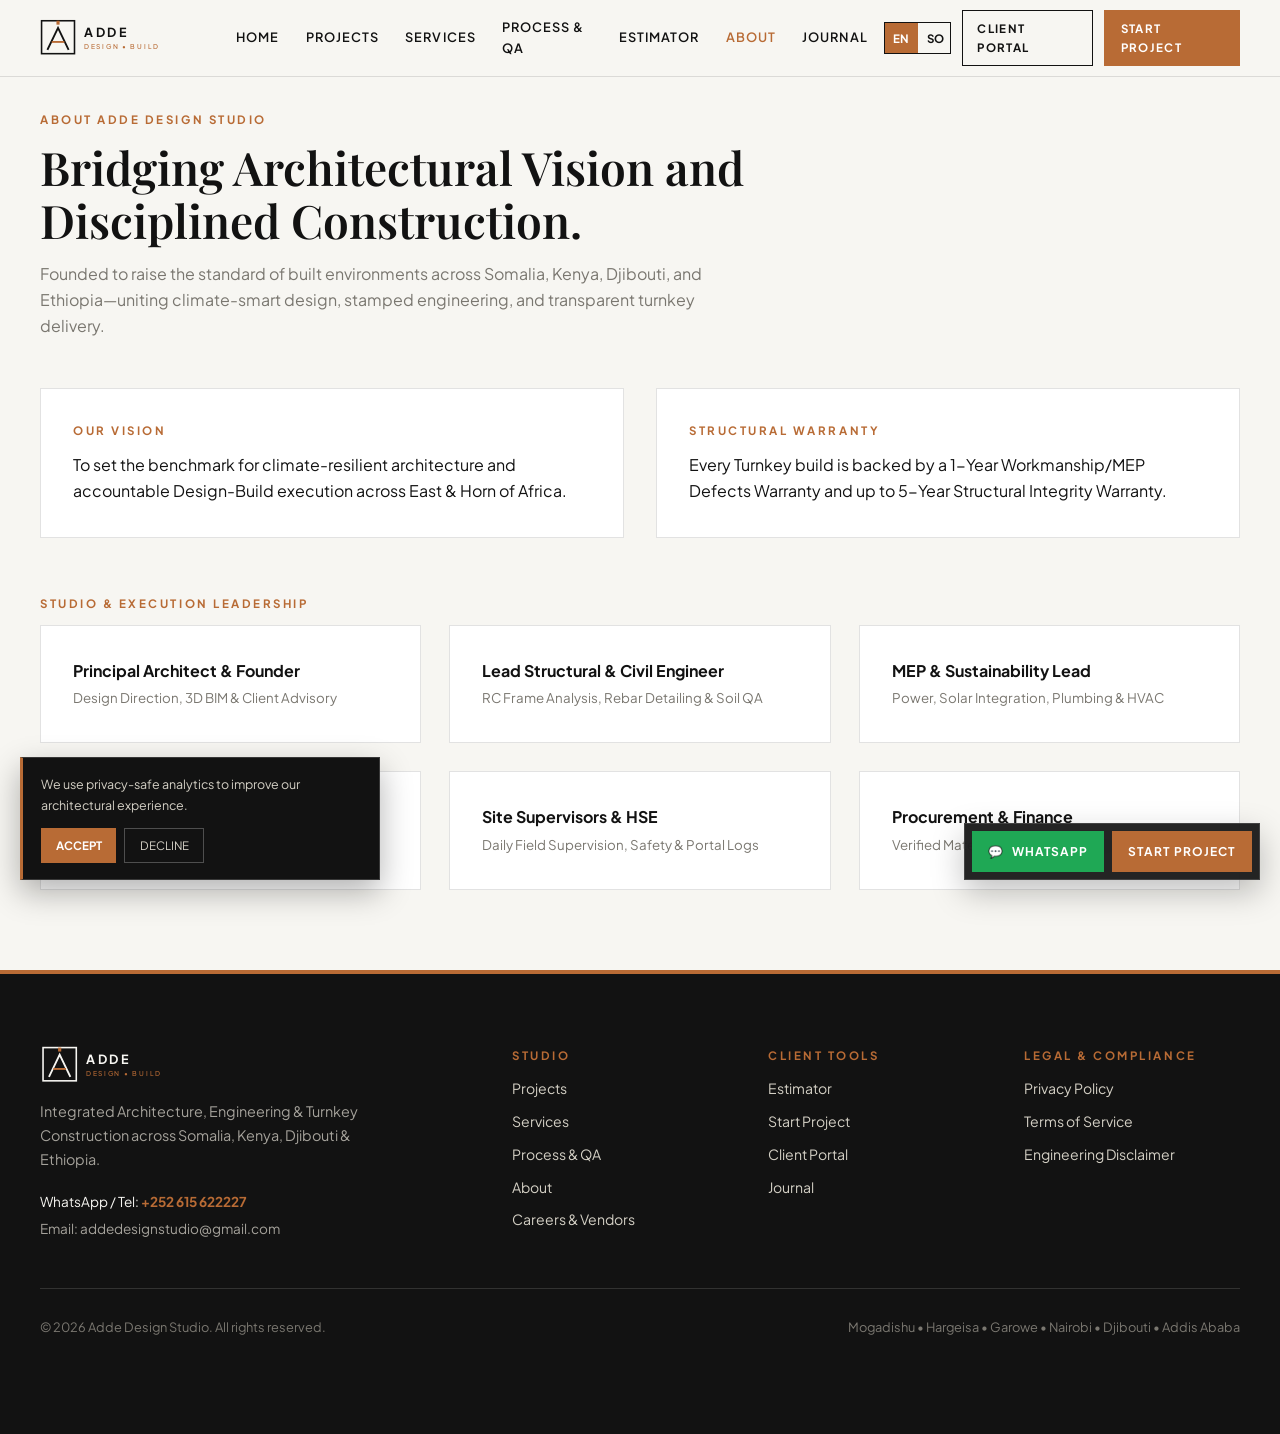
<file: about.html>
<!DOCTYPE html>
<html lang="en">
<head>
  <meta charset="UTF-8">
  <meta name="viewport" content="width=device-width, initial-scale=1.0">
  <title>About Adde Design Studio | Leadership & Warranty</title>
  <link rel="manifest" href="/manifest.json">
  <link rel="stylesheet" href="/assets/css/styles.css">
</head>
<body>
  <header id="site-header"></header>
  <main style="padding-top:110px;padding-bottom:5rem;">
    <div class="container" id="aboutRoot"></div>
  </main>
  <footer id="site-footer"></footer>
  <script type="module">
    import { initShell } from '/assets/js/components.js';
    import { getLang } from '/assets/js/i18n.js';
    initShell({ transparentHero: false, activePath: 'about' });

    function render() {
      const isSo = getLang() === 'so';
      document.getElementById('aboutRoot').innerHTML = `
        <div class="eyebrow">${isSo ? 'NAGU SAABSAN' : 'ABOUT ADDE DESIGN STUDIO'}</div>
        <h1 class="h2-section" style="max-width:780px;">${isSo ? 'Isku Xirka Fanka Naqshadaynta & Awoodda Dhismaha.' : 'Bridging Architectural Vision and Disciplined Construction.'}</h1>
        <p class="text-muted" style="max-width:720px;margin:0.85rem 0 3rem;">${isSo ? 'Waxaa loo aasaasay inuu wax ka beddelo tayada dhismaha Bariga Afrika: hal shirkad oo isku haysa naqshad casri ah, xisaabin injineeri, iyo fulin hufan.' : 'Founded to raise the standard of built environments across Somalia, Kenya, Djibouti, and Ethiopia—uniting climate-smart design, stamped engineering, and transparent turnkey delivery.'}</p>

        <div class="grid-2" style="margin-bottom:3.5rem;">
          <div class="arch-card"><div class="eyebrow">${isSo ? 'ARAGTIDA (VISION)' : 'OUR VISION'}</div><p>${isSo ? 'Inaan noqonno shirkadda ugu kalsoonida badan Geeska Afrika ee naqshadaynta waarta iyo dhismaha casriga ah.' : 'To set the benchmark for climate-resilient architecture and accountable Design-Build execution across East & Horn of Africa.'}</p></div>
          <div class="arch-card"><div class="eyebrow">${isSo ? 'DAMAANADDA DHISMAHA' : 'STRUCTURAL WARRANTY'}</div><p>${isSo ? 'Mashruuc kasta oo Turnkey ah wuxuu leeyahay 1 Sano oo damaanadda cilladaha (Workmanship) & ilaa 5 Sano oo Damaanadda Aasaaska & Tiirarka ah.' : 'Every Turnkey build is backed by a 1-Year Workmanship/MEP Defects Warranty and up to 5-Year Structural Integrity Warranty.'}</p></div>
        </div>

        <div class="eyebrow">${isSo ? 'QAAB-DHISMEEDKA KOOXDA (ORGANOGRAM)' : 'STUDIO & EXECUTION LEADERSHIP'}</div>
        <div class="grid-3">
          <div class="arch-card"><b>Principal Architect & Founder</b><br><small class="text-muted">${isSo ? 'Naqshadaynta Guud, 3D BIM & Xiriirka Macaamiisha' : 'Design Direction, 3D BIM & Client Advisory'}</small></div>
          <div class="arch-card"><b>Lead Structural & Civil Engineer</b><br><small class="text-muted">${isSo ? 'Xisaabinta Culeyska, Birta & Baaritaanka Ciidda' : 'RC Frame Analysis, Rebar Detailing & Soil QA'}</small></div>
          <div class="arch-card"><b>MEP & Sustainability Lead</b><br><small class="text-muted">${isSo ? 'Korontada, Cadceedda (Solar), Biyaha & Hawo-siinta' : 'Power, Solar Integration, Plumbing & HVAC'}</small></div>
          <div class="arch-card"><b>Quantity Surveyor (QS)</b><br><small class="text-muted">${isSo ? 'Qiimaynta Suuqa & Diyaarinta BOQ-ga' : 'Regional BOQ Costing & Contract Auditing'}</small></div>
          <div class="arch-card"><b>Site Supervisors & HSE</b><br><small class="text-muted">${isSo ? 'Maamulka Goobta, Amniga & Sawirrada Telegram' : 'Daily Field Supervision, Safety & Portal Logs'}</small></div>
          <div class="arch-card"><b>Procurement & Finance</b><br><small class="text-muted">${isSo ? 'Keenista Agabka & Rasiidyada Rasmiga ah' : 'Verified Material Sourcing & Ledger Auditing'}</small></div>
        </div>`;
    }
    window.addEventListener('adde:langchange', render);
    render();
  </script>
</body>
</html>
</file>
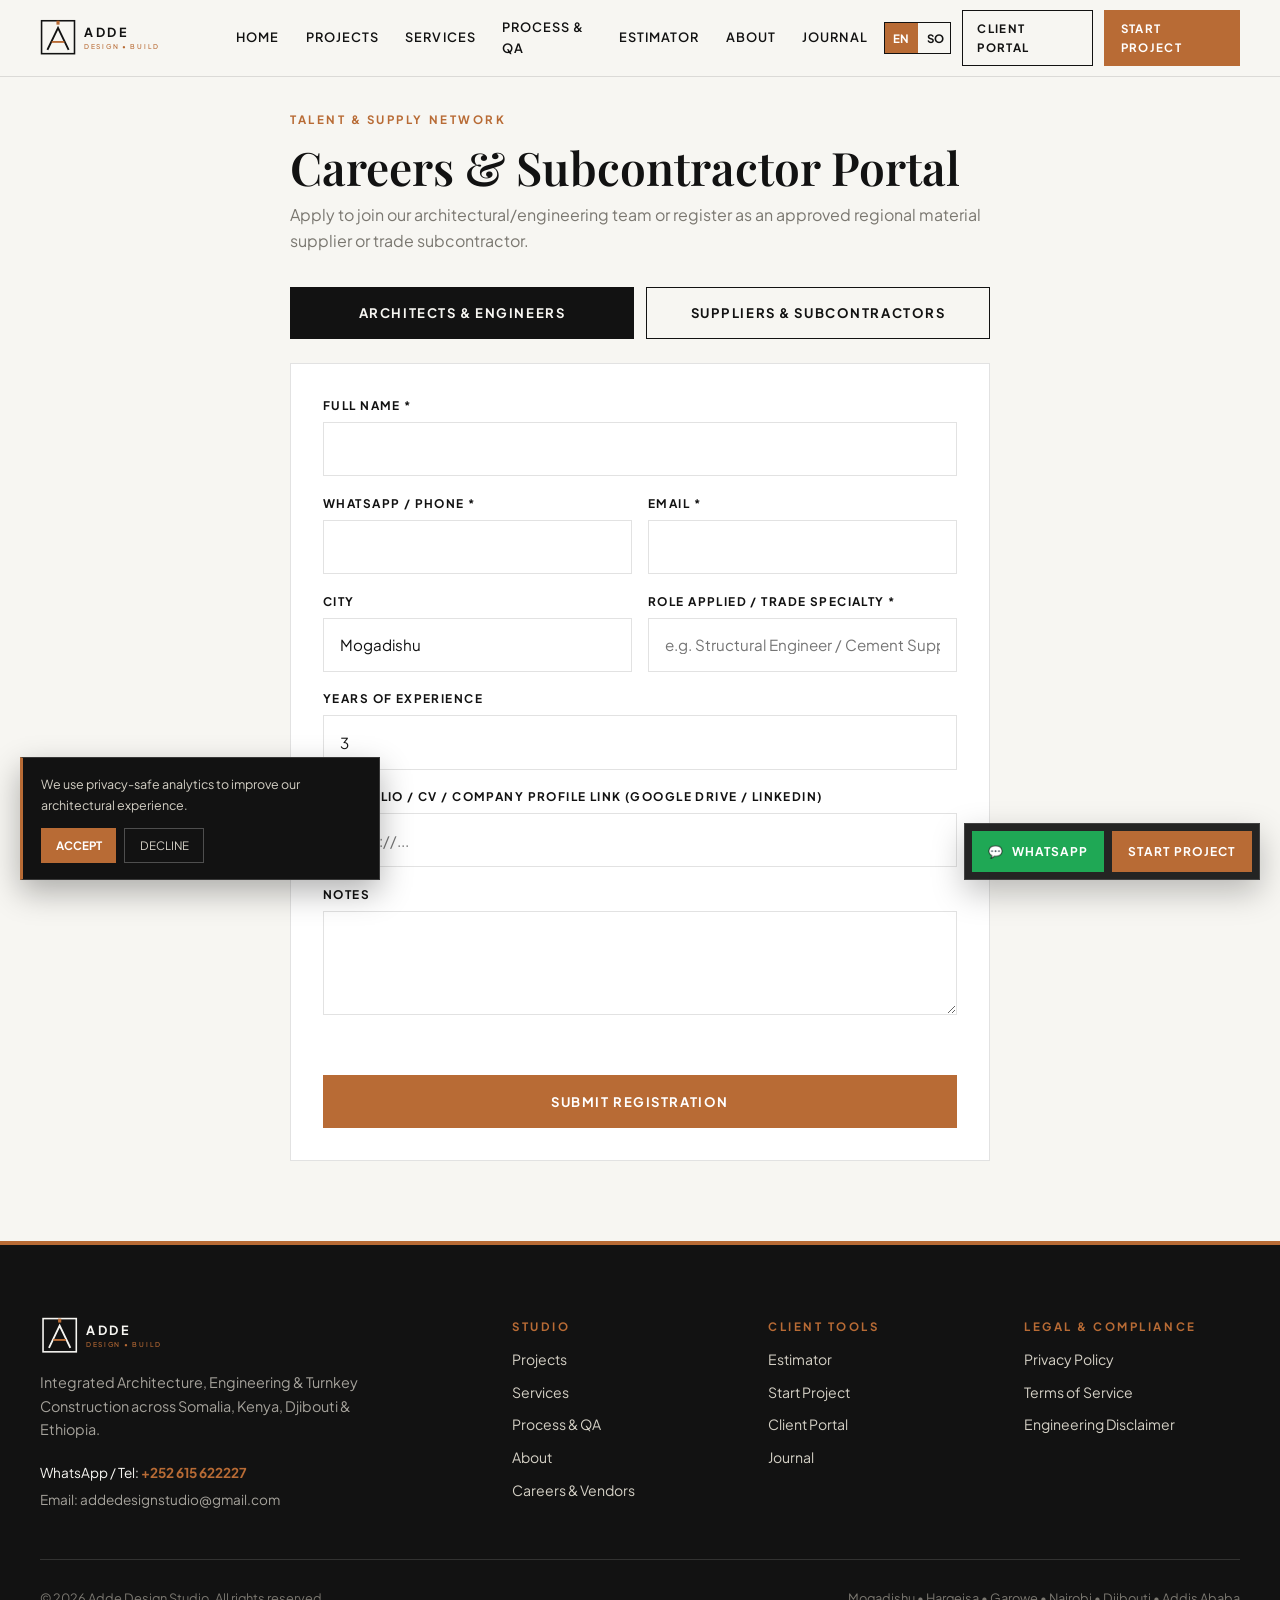
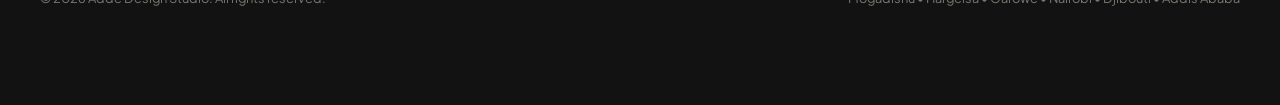
<file: careers.html>
<!DOCTYPE html>
<html lang="en">
<head>
  <meta charset="UTF-8">
  <meta name="viewport" content="width=device-width, initial-scale=1.0">
  <title>Careers & Vendor Network | Adde Design Studio</title>
  <link rel="manifest" href="/manifest.json">
  <link rel="stylesheet" href="/assets/css/styles.css">
  <script src="https://challenges.cloudflare.com/turnstile/v0/api.js" async defer></script>
</head>
<body>
  <header id="site-header"></header>
  <main style="padding-top:110px;padding-bottom:5rem;">
    <div class="container" style="max-width:780px;">
      <div class="eyebrow">TALENT & SUPPLY NETWORK</div>
      <h1 class="h2-section" id="carTitle">Careers & Subcontractor Portal</h1>
      <p class="text-muted" style="margin:0.5rem 0 2rem;">Apply to join our architectural/engineering team or register as an approved regional material supplier or trade subcontractor.</p>

      <div style="display:flex;gap:0.75rem;margin-bottom:1.5rem;">
        <button id="tabCareer" class="btn btn-primary" style="flex:1;">Architects & Engineers</button>
        <button id="tabVendor" class="btn btn-outline" style="flex:1;">Suppliers & Subcontractors</button>
      </div>

      <form id="appForm" class="arch-card" style="display:flex;flex-direction:column;gap:1.1rem;">
        <div><label class="field-label" id="lblName">Full Name *</label><input id="aName" required class="input-field"></div>
        <div class="grid-2" style="gap:1rem;">
          <div><label class="field-label">WhatsApp / Phone *</label><input id="aPhone" required class="input-field"></div>
          <div><label class="field-label">Email *</label><input id="aEmail" type="email" required class="input-field"></div>
        </div>
        <div class="grid-2" style="gap:1rem;">
          <div><label class="field-label">City</label><input id="aCity" value="Mogadishu" class="input-field"></div>
          <div><label class="field-label" id="lblRole">Role Applied / Trade Specialty *</label><input id="aRole" required placeholder="e.g. Structural Engineer / Cement Supplier" class="input-field"></div>
        </div>
        <div id="expWrap"><label class="field-label">Years of Experience</label><input id="aExp" type="number" value="3" min="0" class="input-field"></div>
        <div><label class="field-label">Portfolio / CV / Company Profile Link (Google Drive / LinkedIn)</label><input id="aLink" type="url" placeholder="https://..." class="input-field"></div>
        <div><label class="field-label">Notes</label><textarea id="aNotes" rows="3" class="input-field"></textarea></div>
        <div id="carTurnstile"></div>
        <div id="appMsg" style="font-size:0.9rem;font-weight:700;"></div>
        <button type="submit" id="appSubmitBtn" class="btn btn-bronze">Submit Registration</button>
      </form>
    </div>
  </main>
  <footer id="site-footer"></footer>
  <script type="module">
    import { ADDE_CONFIG } from '/assets/js/config.js';
    import { initShell } from '/assets/js/components.js';
    import { postToGas } from '/assets/js/api.js';
    initShell({ transparentHero: false, activePath: 'careers' });

    let mode = 'career', tsTok = '';
    window.addEventListener('load', () => {
      if (window.turnstile) {
        window.turnstile.render('#carTurnstile', { sitekey: ADDE_CONFIG.turnstileSiteKey, callback: (t) => { tsTok = t; } });
      }
    });

    const switchMode = (m) => {
      mode = m;
      document.getElementById('tabCareer').className = m === 'career' ? 'btn btn-primary' : 'btn btn-outline';
      document.getElementById('tabVendor').className = m === 'vendor' ? 'btn btn-primary' : 'btn btn-outline';
      document.getElementById('lblName').textContent = m === 'vendor' ? 'Company / Subcontractor Name *' : 'Full Name *';
      document.getElementById('expWrap').style.display = m === 'career' ? 'block' : 'none';
    };
    document.getElementById('tabCareer').onclick = () => switchMode('career');
    document.getElementById('tabVendor').onclick = () => switchMode('vendor');

    document.getElementById('appForm').addEventListener('submit', async (ev) => {
      ev.preventDefault();
      const msg = document.getElementById('appMsg');
      const btn = document.getElementById('appSubmitBtn');
      if (!tsTok) { msg.style.color = '#b91c1c'; msg.textContent = 'Please complete security check.'; return; }
      btn.disabled = true; btn.textContent = 'Submitting...';
      try {
        const payload = mode === 'vendor'
          ? { appType: 'vendor', name: aName.value, contactPerson: aName.value, phone: aPhone.value, email: aEmail.value, city: aCity.value, specialty: aRole.value, linkUrl: aLink.value, turnstileToken: tsTok }
          : { appType: 'career', name: aName.value, phone: aPhone.value, email: aEmail.value, city: aCity.value, roleApplied: aRole.value, yearsExp: aExp.value, linkUrl: aLink.value, notes: aNotes.value, turnstileToken: tsTok };
        const res = await postToGas('submitApplication', payload);
        msg.style.color = '#059669'; msg.textContent = 'Received cleanly! Reference: ' + res.refId;
        ev.target.reset();
      } catch (err) {
        msg.style.color = '#b91c1c'; msg.textContent = err.message;
      } finally { btn.disabled = false; btn.textContent = 'Submit Registration'; }
    });
  </script>
</body>
</html>
</file>
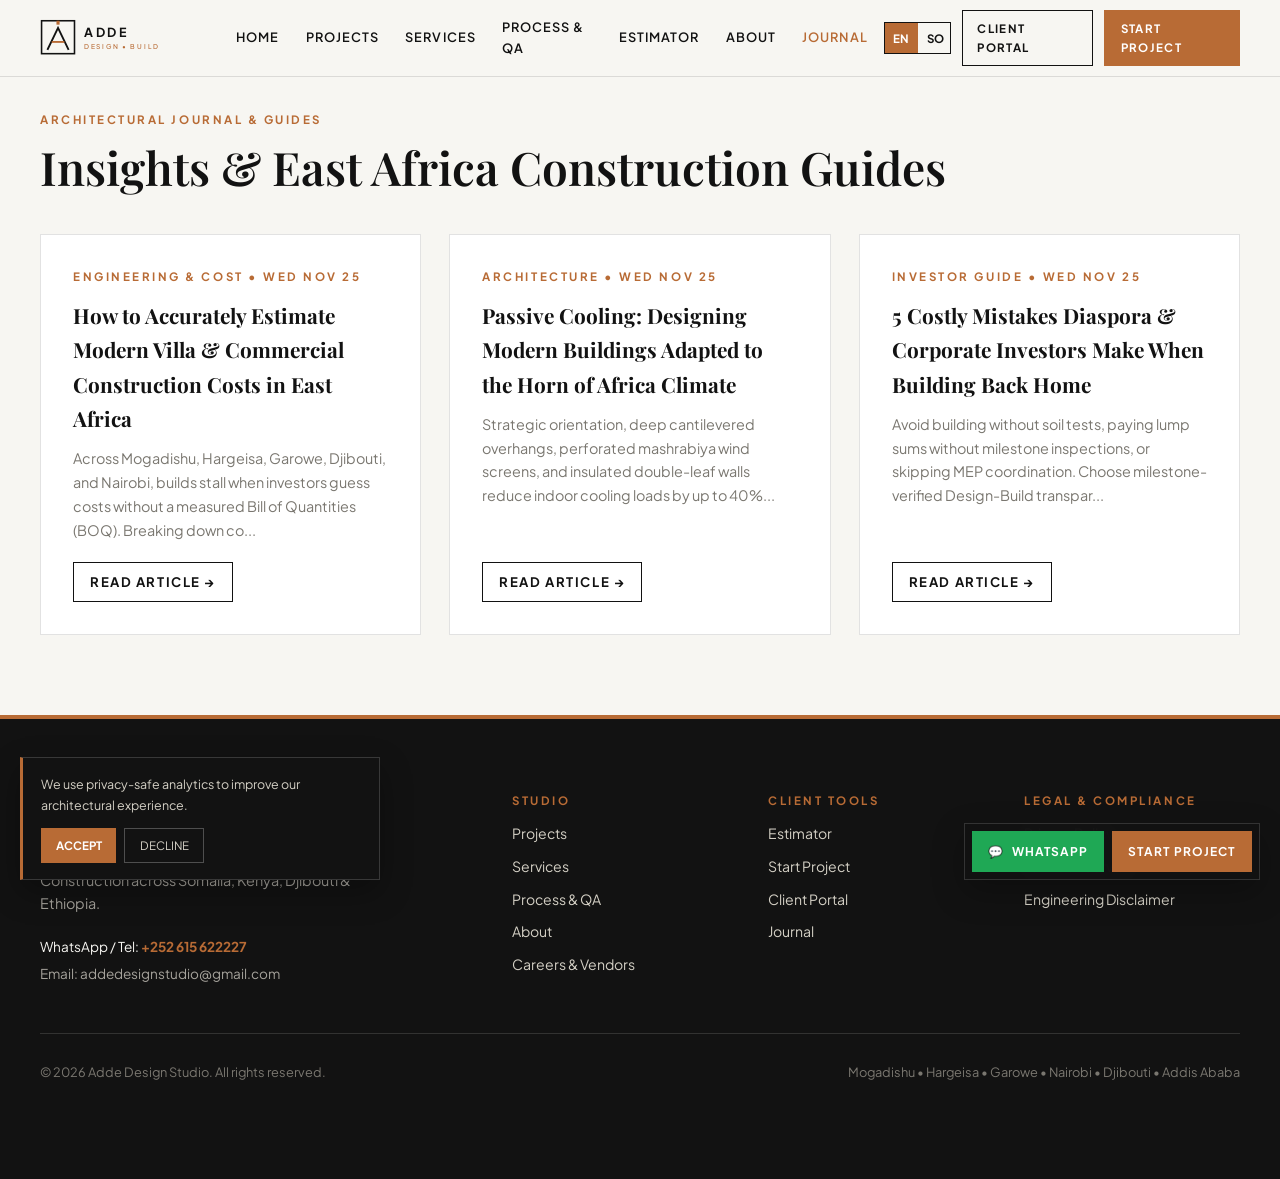
<file: journal.html>
<!DOCTYPE html>
<html lang="en">
<head>
  <meta charset="UTF-8">
  <meta name="viewport" content="width=device-width, initial-scale=1.0">
  <title>Journal & Architectural Insights | Adde Design Studio</title>
  <link rel="manifest" href="/manifest.json">
  <link rel="stylesheet" href="/assets/css/styles.css">
  <style>
    .article-modal { position:fixed; inset:0; background:rgba(18,18,18,0.85); z-index:300; display:none; align-items:center; justify-content:center; padding:1.25rem; }
    .article-modal.open { display:flex; }
  </style>
</head>
<body>
  <header id="site-header"></header>
  <main style="padding-top:110px;padding-bottom:5rem;">
    <div class="container">
      <div class="eyebrow">ARCHITECTURAL JOURNAL & GUIDES</div>
      <h1 class="h2-section" id="jTitle">Insights & East Africa Construction Guides</h1>
      <div id="journalGrid" class="grid-3" style="margin-top:2.5rem;"></div>
    </div>
  </main>

  <div id="artModal" class="article-modal">
    <div class="arch-card" style="max-width:740px;max-height:85vh;overflow-y:auto;width:100%;">
      <div style="display:flex;justify-content:space-between;align-items:center;margin-bottom:1rem;">
        <span class="eyebrow" id="mCat" style="margin:0;"></span>
        <button id="mClose" class="btn btn-outline" style="padding:0.35rem 0.75rem;">Close ✕</button>
      </div>
      <h2 class="h2-section" id="mTitle" style="font-size:1.75rem;margin-bottom:0.75rem;"></h2>
      <div id="mMeta" class="text-muted" style="font-size:0.82rem;margin-bottom:1.5rem;"></div>
      <div id="mBody" style="line-height:1.8;white-space:pre-line;"></div>
    </div>
  </div>

  <footer id="site-footer"></footer>
  <script type="module">
    import { initShell } from '/assets/js/components.js';
    import { fetchStaticJson, escHtml } from '/assets/js/api.js';
    import { getLang } from '/assets/js/i18n.js';
    initShell({ transparentHero: false, activePath: 'journal' });

    let posts = [];
    function render() {
      const lang = getLang();
      const isSo = lang === 'so';
      document.getElementById('jTitle').textContent = isSo ? 'Maqaallada & Talooyinka Dhismaha Bariga Afrika' : 'Insights & East Africa Construction Guides';
      document.getElementById('journalGrid').innerHTML = posts.map((p, idx) => {
        const title = isSo ? (p.title_so || p.title_en) : p.title_en;
        const body = isSo ? (p.body_so || p.body_en) : p.body_en;
        return `<article class="arch-card" style="display:flex;flex-direction:column;justify-content:space-between;">
          <div>
            <div class="eyebrow">${escHtml(p.category)} • ${escHtml(p.date)}</div>
            <h2 class="font-serif" style="font-size:1.3rem;margin-bottom:0.75rem;">${escHtml(title)}</h2>
            <p class="text-muted" style="font-size:0.9rem;margin-bottom:1.25rem;">${escHtml(body.slice(0, 160))}...</p>
          </div>
          <button class="btn btn-outline read-btn" data-idx="${idx}" style="align-self:flex-start;padding:0.5rem 1rem;">${isSo ? 'Akhri Maqaalka' : 'Read Article'} →</button>
        </article>`;
      }).join('');

      document.querySelectorAll('.read-btn').forEach((b) => b.addEventListener('click', () => {
        const p = posts[Number(b.dataset.idx)];
        document.getElementById('mCat').textContent = p.category;
        document.getElementById('mTitle').textContent = isSo ? (p.title_so || p.title_en) : p.title_en;
        document.getElementById('mMeta').textContent = `${p.author} • ${p.date}`;
        document.getElementById('mBody').textContent = isSo ? (p.body_so || p.body_en) : p.body_en;
        document.getElementById('artModal').classList.add('open');
      }));
    }
    document.getElementById('mClose').onclick = () => document.getElementById('artModal').classList.remove('open');
    window.addEventListener('adde:langchange', render);
    (async () => { posts = await fetchStaticJson('/data/journal.json').catch(() => []); render(); })();
  </script>
</body>
</html>
</file>
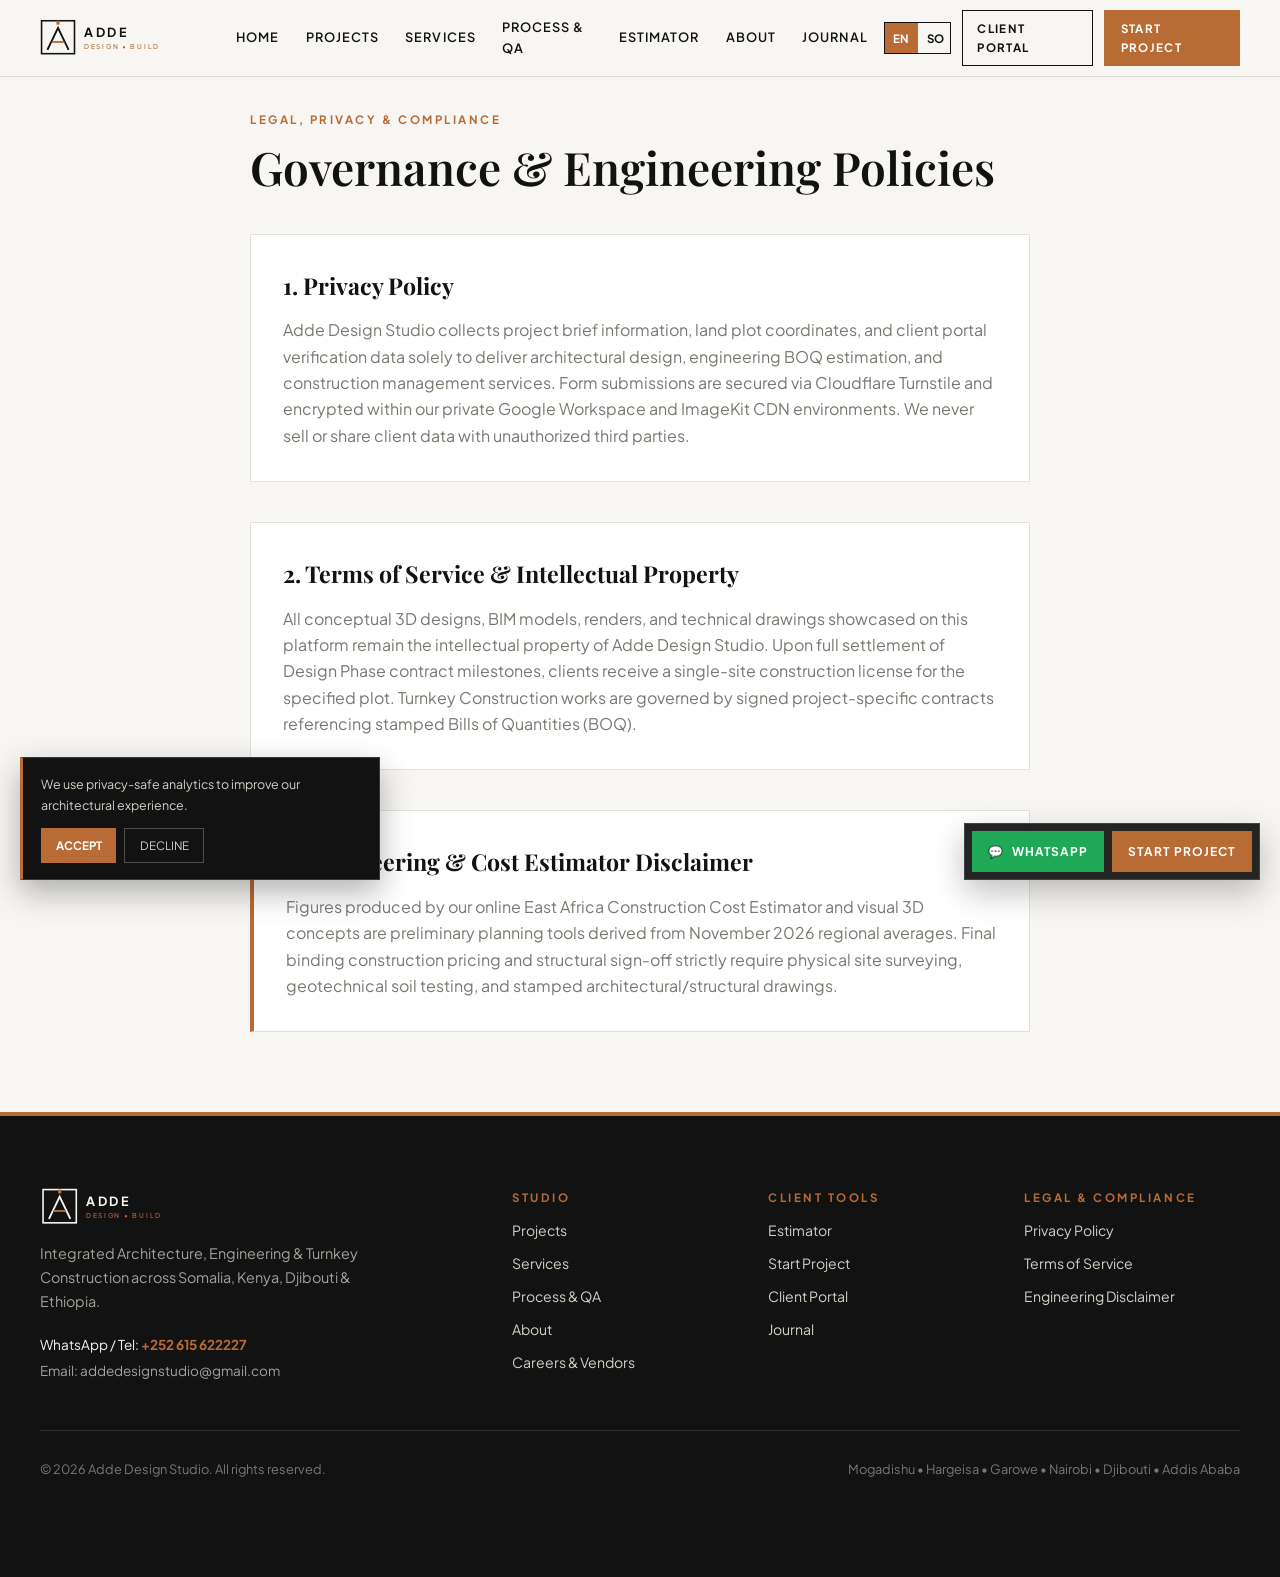
<file: legal.html>
<!DOCTYPE html>
<html lang="en">
<head>
  <meta charset="UTF-8">
  <meta name="viewport" content="width=device-width, initial-scale=1.0">
  <title>Legal & Engineering Disclaimer | Adde Design Studio</title>
  <link rel="manifest" href="/manifest.json">
  <link rel="stylesheet" href="/assets/css/styles.css">
</head>
<body>
  <header id="site-header"></header>
  <main style="padding-top:110px;padding-bottom:5rem;">
    <div class="container" style="max-width:860px;display:flex;flex-direction:column;gap:2.5rem;">
      <div>
        <div class="eyebrow">LEGAL, PRIVACY & COMPLIANCE</div>
        <h1 class="h2-section">Governance & Engineering Policies</h1>
      </div>

      <section id="privacy" class="arch-card">
        <h2 class="font-serif" style="font-size:1.45rem;margin-bottom:0.75rem;">1. Privacy Policy</h2>
        <p class="text-muted">Adde Design Studio collects project brief information, land plot coordinates, and client portal verification data solely to deliver architectural design, engineering BOQ estimation, and construction management services. Form submissions are secured via Cloudflare Turnstile and encrypted within our private Google Workspace and ImageKit CDN environments. We never sell or share client data with unauthorized third parties.</p>
      </section>

      <section id="terms" class="arch-card">
        <h2 class="font-serif" style="font-size:1.45rem;margin-bottom:0.75rem;">2. Terms of Service & Intellectual Property</h2>
        <p class="text-muted">All conceptual 3D designs, BIM models, renders, and technical drawings showcased on this platform remain the intellectual property of Adde Design Studio. Upon full settlement of Design Phase contract milestones, clients receive a single-site construction license for the specified plot. Turnkey Construction works are governed by signed project-specific contracts referencing stamped Bills of Quantities (BOQ).</p>
      </section>

      <section id="disclaimer" class="arch-card" style="border-left:4px solid var(--bronze);">
        <h2 class="font-serif" style="font-size:1.45rem;margin-bottom:0.75rem;">3. Engineering & Cost Estimator Disclaimer</h2>
        <p class="text-muted">Figures produced by our online East Africa Construction Cost Estimator and visual 3D concepts are preliminary planning tools derived from November 2026 regional averages. Final binding construction pricing and structural sign-off strictly require physical site surveying, geotechnical soil testing, and stamped architectural/structural drawings.</p>
      </section>
    </div>
  </main>
  <footer id="site-footer"></footer>
  <script type="module">
    import { initShell } from '/assets/js/components.js';
    initShell({ transparentHero: false, activePath: 'legal' });
  </script>
</body>
</html>
</file>
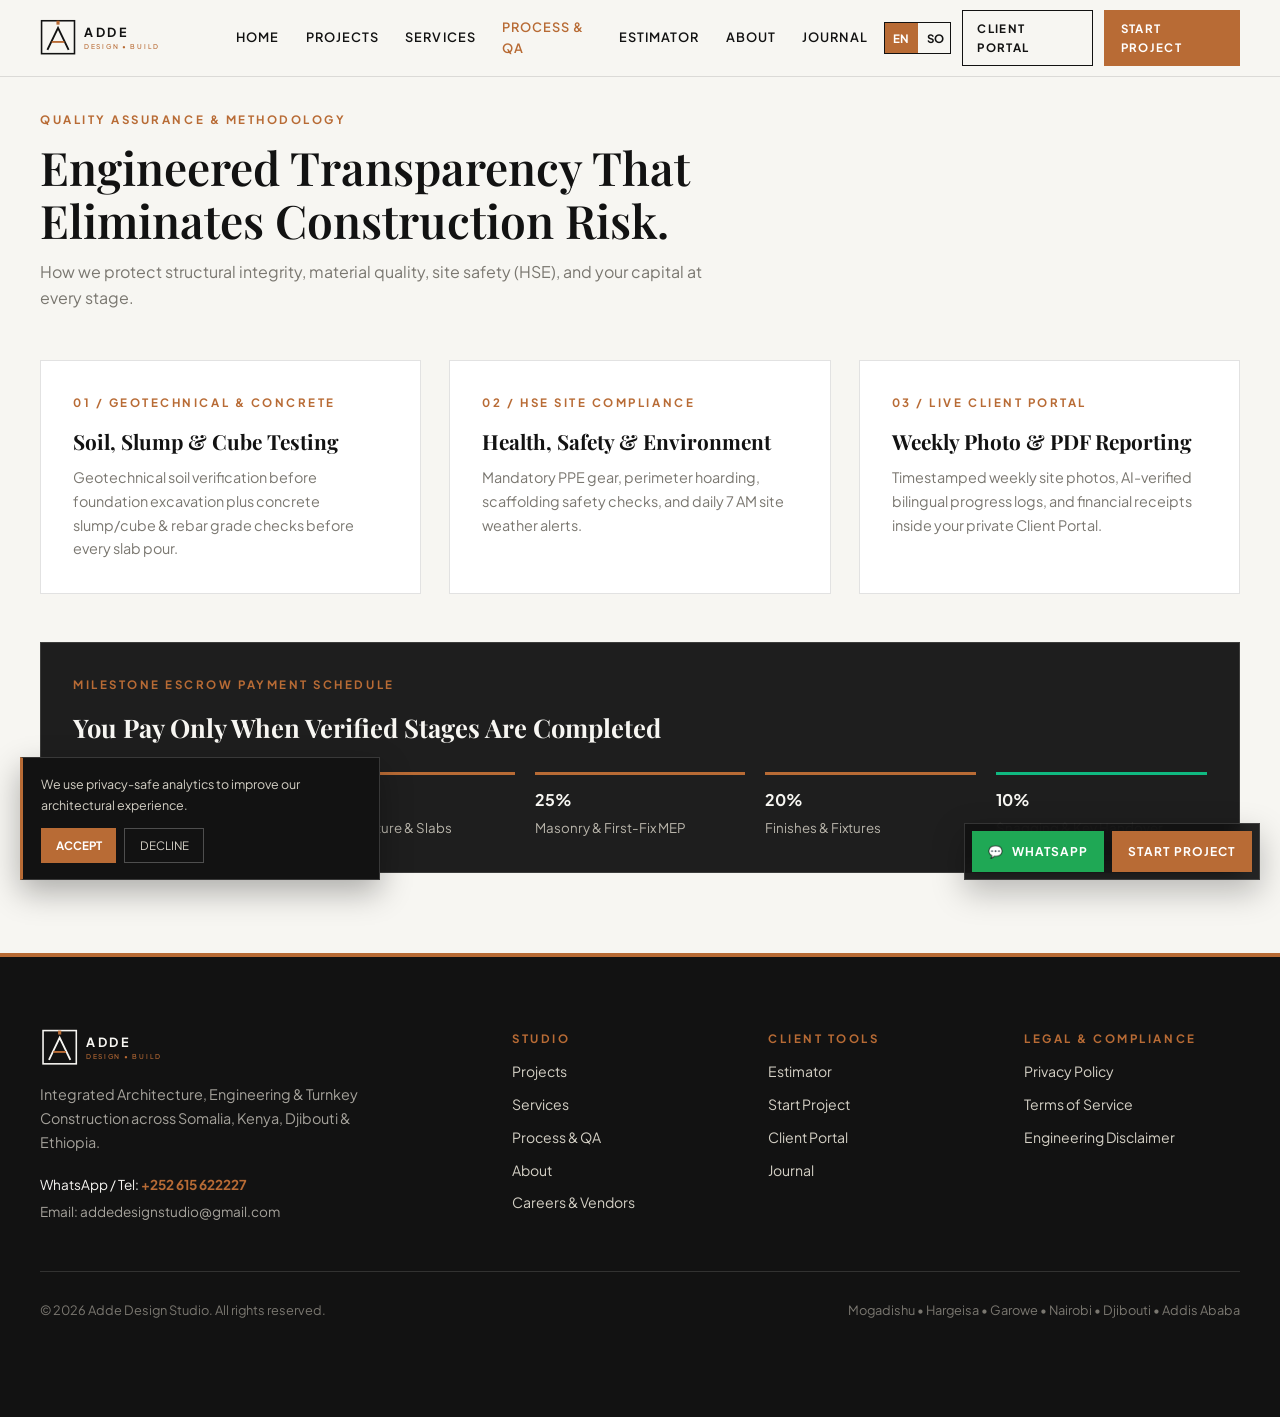
<file: process.html>
<!DOCTYPE html>
<html lang="en">
<head>
  <meta charset="UTF-8">
  <meta name="viewport" content="width=device-width, initial-scale=1.0">
  <title>Process, QA & Diaspora Trust | Adde Design Studio</title>
  <link rel="manifest" href="/manifest.json">
  <link rel="stylesheet" href="/assets/css/styles.css">
</head>
<body>
  <header id="site-header"></header>
  <main style="padding-top:110px;padding-bottom:5rem;">
    <div class="container" id="procRoot"></div>
  </main>
  <footer id="site-footer"></footer>
  <script type="module">
    import { initShell } from '/assets/js/components.js';
    import { getLang } from '/assets/js/i18n.js';
    initShell({ transparentHero: false, activePath: 'process' });

    function render() {
      const isSo = getLang() === 'so';
      document.getElementById('procRoot').innerHTML = `
        <div class="eyebrow">${isSo ? 'QAABKA FULINTA & TAYADA' : 'QUALITY ASSURANCE & METHODOLOGY'}</div>
        <h1 class="h2-section" style="max-width:780px;">${isSo ? 'Dhisme La Hubo oo Meesha Ka Saara Walaaca Qurbo-joogta.' : 'Engineered Transparency That Eliminates Construction Risk.'}</h1>
        <p class="text-muted" style="max-width:700px;margin:0.75rem 0 3rem;">${isSo ? 'Waa kan sida aan u ilaalino tayada shubka, birta, amniga shaqaalaha (HSE), iyo lacagtaada marxalad kasta.' : 'How we protect structural integrity, material quality, site safety (HSE), and your capital at every stage.'}</p>

        <div class="grid-3" style="margin-bottom:3rem;">
          <div class="arch-card"><div class="eyebrow">01 / GEOTECHNICAL & CONCRETE</div><h3 class="font-serif" style="font-size:1.3rem;margin-bottom:0.5rem;">${isSo ? 'Tijaabada Ciidda & Shubka' : 'Soil, Slump & Cube Testing'}</h3><p class="text-muted" style="font-size:0.9rem;">${isSo ? 'Hubinta adkeysiga ciidda kahor qodidda iyo baaritaanka tayada shubka (C25/C30/C40) & birta.' : 'Geotechnical soil verification before foundation excavation plus concrete slump/cube & rebar grade checks before every slab pour.'}</p></div>
          <div class="arch-card"><div class="eyebrow">02 / HSE SITE COMPLIANCE</div><h3 class="font-serif" style="font-size:1.3rem;margin-bottom:0.5rem;">${isSo ? 'Amniga Goobta Shaqada' : 'Health, Safety & Environment'}</h3><p class="text-muted" style="font-size:0.9rem;">${isSo ? 'PPE buuxda (koofiyado, kabo adag), xayndaabka goobta, iyo digniinaha cimilada subax kasta.' : 'Mandatory PPE gear, perimeter hoarding, scaffolding safety checks, and daily 7 AM site weather alerts.'}</p></div>
          <div class="arch-card"><div class="eyebrow">03 / LIVE CLIENT PORTAL</div><h3 class="font-serif" style="font-size:1.3rem;margin-bottom:0.5rem;">${isSo ? 'La-socodka Toddobaadlaha' : 'Weekly Photo & PDF Reporting'}</h3><p class="text-muted" style="font-size:0.9rem;">${isSo ? 'Sawirro toos ah, warbixinta injineerka, iyo xisaabaadka oo lagaa daawado Client Portal.' : 'Timestamped weekly site photos, AI-verified bilingual progress logs, and financial receipts inside your private Client Portal.'}</p></div>
        </div>

        <div class="arch-card-dark" style="color:var(--stone);">
          <div class="eyebrow">${isSo ? 'JADWALKA LACAG-BIXINTA' : 'MILESTONE ESCROW PAYMENT SCHEDULE'}</div>
          <h3 class="font-serif" style="font-size:1.6rem;margin-bottom:1.5rem;">${isSo ? 'Lacagtu Waxay Raacdaa Horumarka Dhabta ah' : 'You Pay Only When Verified Stages Are Completed'}</h3>
          <div class="grid-5">
            <div style="border-top:3px solid var(--bronze);padding-top:0.75rem;"><b>20%</b><br><small style="color:#B8B4AA;">${isSo ? 'Bilowga & Aasaaska' : 'Mobilization & Substructure'}</small></div>
            <div style="border-top:3px solid var(--bronze);padding-top:0.75rem;"><b>25%</b><br><small style="color:#B8B4AA;">${isSo ? 'Tiirarka & Saqafyada' : 'Superstructure & Slabs'}</small></div>
            <div style="border-top:3px solid var(--bronze);padding-top:0.75rem;"><b>25%</b><br><small style="color:#B8B4AA;">${isSo ? 'Derbiyada, Korontada & Biyaha' : 'Masonry & First-Fix MEP'}</small></div>
            <div style="border-top:3px solid var(--bronze);padding-top:0.75rem;"><b>20%</b><br><small style="color:#B8B4AA;">${isSo ? 'Dhammaystirka & Rinjiga' : 'Finishes & Fixtures'}</small></div>
            <div style="border-top:3px solid #10b981;padding-top:0.75rem;"><b>10%</b><br><small style="color:#B8B4AA;">${isSo ? 'Hubinta & Wareejinta Furaha' : 'Snagging & Key Handover'}</small></div>
          </div>
        </div>`;
    }
    window.addEventListener('adde:langchange', render);
    render();
  </script>
</body>
</html>
</file>
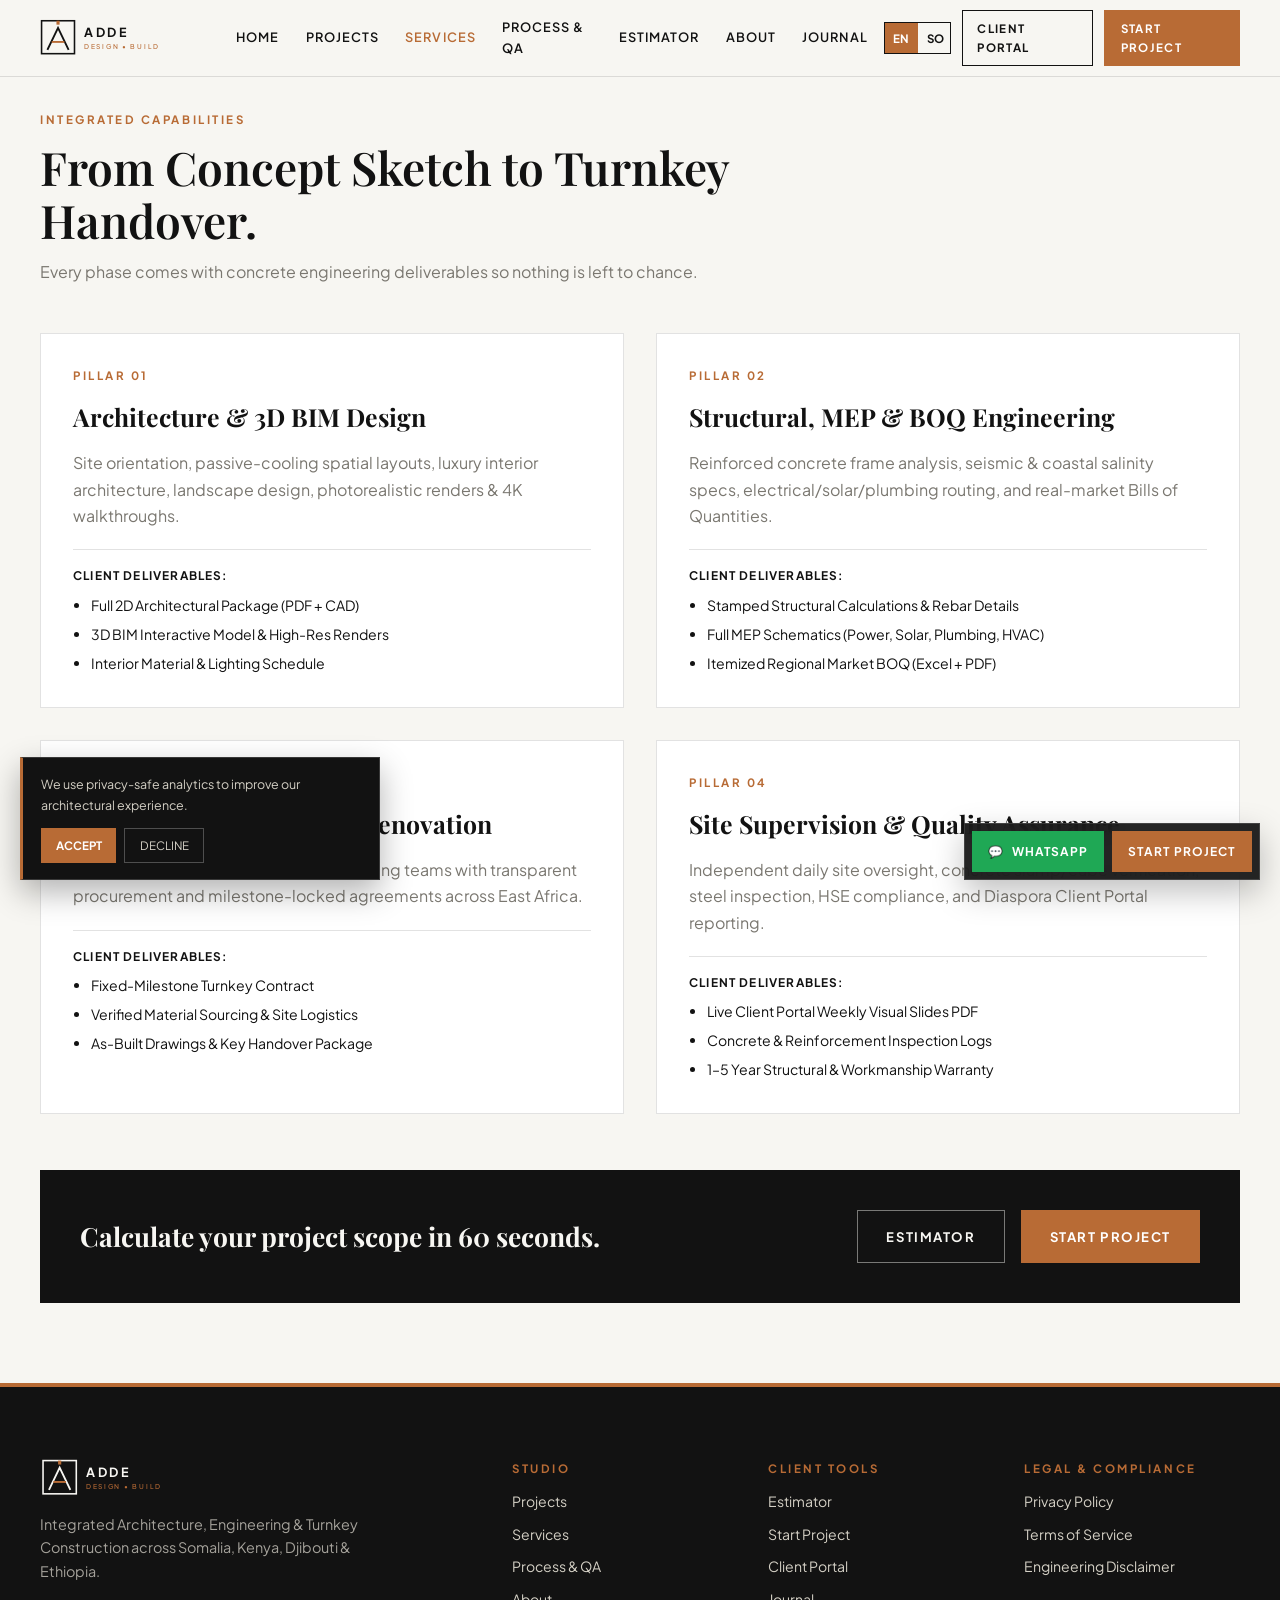
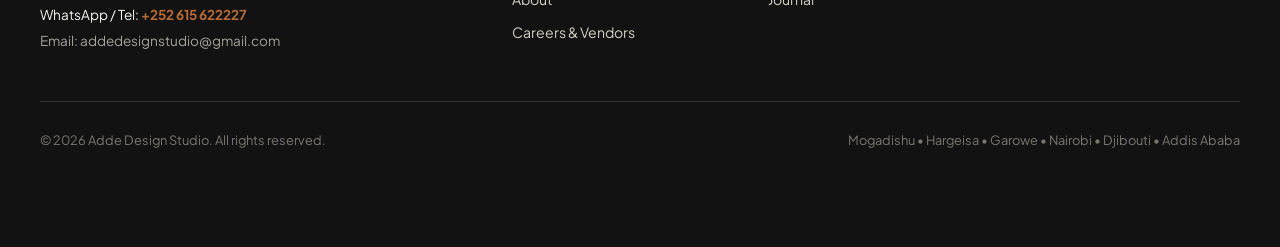
<file: services.html>
<!DOCTYPE html>
<html lang="en">
<head>
  <meta charset="UTF-8">
  <meta name="viewport" content="width=device-width, initial-scale=1.0">
  <title>Services & Deliverables | Adde Design Studio</title>
  <link rel="manifest" href="/manifest.json">
  <link rel="stylesheet" href="/assets/css/styles.css">
</head>
<body>
  <header id="site-header"></header>
  <main style="padding-top:110px;padding-bottom:5rem;">
    <div class="container">
      <div class="eyebrow" id="sEb">INTEGRATED CAPABILITIES</div>
      <h1 class="h2-section" id="sTitle" style="max-width:760px;">From Concept Sketch to Turnkey Handover.</h1>
      <p class="text-muted" id="sSub" style="max-width:680px;margin:0.75rem 0 3rem;">Every phase comes with concrete engineering deliverables so nothing is left to chance.</p>

      <div id="pillarsGrid" class="grid-2"></div>

      <div style="margin-top:3.5rem;padding:2.5rem;background:var(--charcoal);color:var(--stone);display:flex;flex-wrap:wrap;justify-content:space-between;align-items:center;gap:1.5rem;">
        <div>
          <h3 class="font-serif" style="font-size:1.65rem;" id="sCtaTitle">Calculate your project scope in 60 seconds.</h3>
        </div>
        <div style="display:flex;gap:1rem;">
          <a href="/estimator.html" class="btn btn-outline-light" data-i18n="nav.estimator">Cost Estimator</a>
          <a href="/contact.html" class="btn btn-bronze" data-i18n="nav.contact">Start Project</a>
        </div>
      </div>
    </div>
  </main>
  <footer id="site-footer"></footer>
  <script type="module">
    import { initShell } from '/assets/js/components.js';
    import { getLang } from '/assets/js/i18n.js';
    initShell({ transparentHero: false, activePath: 'services' });

    const PILLARS = {
      en: [
        { num: '01', t: 'Architecture & 3D BIM Design', d: 'Site orientation, passive-cooling spatial layouts, luxury interior architecture, landscape design, photorealistic renders & 4K walkthroughs.', deliv: ['Full 2D Architectural Package (PDF + CAD)', '3D BIM Interactive Model & High-Res Renders', 'Interior Material & Lighting Schedule'] },
        { num: '02', t: 'Structural, MEP & BOQ Engineering', d: 'Reinforced concrete frame analysis, seismic & coastal salinity specs, electrical/solar/plumbing routing, and real-market Bills of Quantities.', deliv: ['Stamped Structural Calculations & Rebar Details', 'Full MEP Schematics (Power, Solar, Plumbing, HVAC)', 'Itemized Regional Market BOQ (Excel + PDF)'] },
        { num: '03', t: 'Turnkey Construction & Renovation', d: 'Full-cycle execution by vetted engineering teams with transparent procurement and milestone-locked agreements across East Africa.', deliv: ['Fixed-Milestone Turnkey Contract', 'Verified Material Sourcing & Site Logistics', 'As-Built Drawings & Key Handover Package'] },
        { num: '04', t: 'Site Supervision & Quality Assurance', d: 'Independent daily site oversight, concrete slump/cube verification, steel inspection, HSE compliance, and Diaspora Client Portal reporting.', deliv: ['Live Client Portal Weekly Visual Slides PDF', 'Concrete & Reinforcement Inspection Logs', '1–5 Year Structural & Workmanship Warranty'] }
      ],
      so: [
        { num: '01', t: 'Naqshadaynta & 3D BIM', d: 'Jiheynta dhulka, naqshadda hawo-wareegga dabiiciga ah, naqshadda gudaha, muuqaallo 3D ah & video walkthrough.', deliv: ['Dukumiintiga Naqshadda 2D (PDF + CAD)', 'Moodelka 3D BIM & Sawirro Tayo Sare ah', 'Jadwalka Qalabka & Nalalka Gudaha'] },
        { num: '02', t: 'Injineeriyada, MEP & BOQ', d: 'Xisaabinta shubka & birta, qorshaha korontada, cadceedda (Solar), biyaha, iyo qiyaasta qiimaha suuqa ee BOQ.', deliv: ['Naqshadda Birta & Shubka oo Saxiixan', 'Qorshaha MEP (Koronto, Biyo, Hawo-siin)', 'BOQ Dhamaystiran oo Suuqa Gobolka ah'] },
        { num: '03', t: 'Dhisme Buuxa (Turnkey)', d: 'Dhisme dhamaystiran oo furaha gacanta lagaaga saarayo iyadoo la raacayo heshiisyo marxalado leh oo hufan.', deliv: ['Heshiis Marxalado Leh (Milestone Contract)', 'Keenista Agabka Tayada Leh', 'Wareejinta Furaha & As-Built Drawings'] },
        { num: '04', t: 'Kormeerka & Hubinta Tayada', d: 'Kormeer maalinle ah, tijaabada shubka & birta, amniga shaqaalaha (HSE), iyo warbixinta toddobaadlaha ah ee Client Portal.', deliv: ['Warbixinta Sawirrada Toddobaadlaha ah (PDF)', 'Diiwaanka Tijaabada Shubka & Birta', 'Damaanad 1–5 Sano ah'] }
      ]
    };

    function render() {
      const lang = getLang();
      const isSo = lang === 'so';
      document.getElementById('sTitle').textContent = isSo ? 'Laga Bilaabo Fikirka Ilaa Wareejinta Furaha.' : 'From Concept Sketch to Turnkey Handover.';
      document.getElementById('sSub').textContent = isSo ? 'Marxalad kasta waxaa la socda dukumiintiyo injineeri ah oo cad.' : 'Every phase comes with concrete engineering deliverables so nothing is left to chance.';
      document.getElementById('sCtaTitle').textContent = isSo ? 'Xisaabi qiyaasta mashruucaaga 60 ilbiriqsi gudahood.' : 'Calculate your project scope in 60 seconds.';
      document.getElementById('pillarsGrid').innerHTML = (PILLARS[lang] || PILLARS.en).map(p => `
        <div class="arch-card">
          <div class="eyebrow">PILLAR ${p.num}</div>
          <h2 class="font-serif" style="font-size:1.55rem;margin-bottom:0.75rem;">${p.t}</h2>
          <p class="text-muted" style="margin-bottom:1.25rem;">${p.d}</p>
          <div style="border-top:1px solid var(--line);padding-top:1rem;">
            <div style="font-size:0.74rem;font-weight:700;text-transform:uppercase;letter-spacing:0.1em;margin-bottom:0.5rem;">${isSo ? 'Waxa Gacanta Laga Saaro:' : 'Client Deliverables:'}</div>
            <ul style="padding-left:1.1rem;font-size:0.88rem;display:flex;flex-direction:column;gap:0.35rem;">${p.deliv.map(d => `<li>${d}</li>`).join('')}</ul>
          </div>
        </div>`).join('');
    }
    window.addEventListener('adde:langchange', render);
    render();
  </script>
</body>
</html>
</file>
<file: assets/css/styles.css>
@import url('https://fonts.googleapis.com/css2?family=Playfair+Display:ital,wght@0,500;0,600;0,700;1,500&family=Plus+Jakarta+Sans:wght@400;500;600;700&display=swap');

:root {
  --stone: #F7F6F2;
  --stone-alt: #EFECE4;
  --charcoal: #121212;
  --charcoal-soft: #1E1E1E;
  --concrete: #7A7770;
  --bronze: #B86B35;
  --bronze-dark: #965325;
  --white: #FFFFFF;
  --line: rgba(18, 18, 18, 0.12);
  --line-dark: rgba(247, 246, 242, 0.14);
  --font-sans: 'Plus Jakarta Sans', -apple-system, BlinkMacSystemFont, sans-serif;
  --font-serif: 'Playfair Display', Georgia, serif;
  --max-w: 1320px;
  --transition: 0.35s cubic-bezier(0.22, 1, 0.36, 1);
}

*, *::before, *::after { box-sizing: border-box; margin: 0; padding: 0; }
html { scroll-behavior: smooth; font-size: 16px; }
body {
  background: var(--stone);
  color: var(--charcoal);
  font-family: var(--font-sans);
  line-height: 1.65;
  -webkit-font-smoothing: antialiased;
  overflow-x: hidden;
}
img, svg, video { display: block; max-width: 100%; }
a { color: inherit; text-decoration: none; }
button, input, select, textarea { font: inherit; color: inherit; }

.container { width: 100%; max-width: var(--max-w); margin: 0 auto; padding: 0 1.25rem; }
@media (min-width: 768px) { .container { padding: 0 2.5rem; } }

/* Typography */
.font-serif { font-family: var(--font-serif); }
.eyebrow {
  font-size: 0.72rem;
  font-weight: 700;
  letter-spacing: 0.22em;
  text-transform: uppercase;
  color: var(--bronze);
  margin-bottom: 0.75rem;
}
.h1-display {
  font-family: var(--font-serif);
  font-size: clamp(2.35rem, 5.5vw, 4.75rem);
  font-weight: 600;
  line-height: 1.06;
  letter-spacing: -0.02em;
}
.h2-section {
  font-family: var(--font-serif);
  font-size: clamp(1.85rem, 3.6vw, 3rem);
  font-weight: 600;
  line-height: 1.15;
}
.text-muted { color: var(--concrete); }

/* Buttons */
.btn {
  display: inline-flex; align-items: center; justify-content: center; gap: 0.5rem;
  padding: 0.9rem 1.75rem;
  font-size: 0.82rem; font-weight: 700; letter-spacing: 0.12em; text-transform: uppercase;
  border: 1px solid transparent; cursor: pointer; transition: var(--transition);
}
.btn-primary { background: var(--charcoal); color: var(--stone); }
.btn-primary:hover { background: var(--bronze); color: var(--white); }
.btn-bronze { background: var(--bronze); color: var(--white); }
.btn-bronze:hover { background: var(--bronze-dark); }
.btn-outline { border-color: var(--charcoal); color: var(--charcoal); background: transparent; }
.btn-outline:hover { background: var(--charcoal); color: var(--stone); }
.btn-outline-light { border-color: rgba(247,246,242,0.45); color: var(--stone); background: transparent; }
.btn-outline-light:hover { background: var(--stone); color: var(--charcoal); }

/* Navbar */
.site-header {
  position: fixed; top: 0; left: 0; right: 0; z-index: 100;
  transition: background var(--transition), border-color var(--transition), backdrop-filter var(--transition);
  border-bottom: 1px solid transparent;
}
.site-header.solid, .site-header.scrolled {
  background: rgba(247, 246, 242, 0.94);
  backdrop-filter: blur(12px);
  border-bottom-color: var(--line);
  color: var(--charcoal);
}
.site-header.hero-transparent { color: var(--stone); background: linear-gradient(to bottom, rgba(18,18,18,0.65), transparent); }
.site-header.hero-transparent.scrolled { color: var(--charcoal); background: rgba(247, 246, 242, 0.96); }
.nav-inner { display: flex; align-items: center; justify-content: space-between; height: 76px; gap: 1rem; }
.nav-links { display: none; align-items: center; gap: 1.65rem; font-size: 0.8rem; font-weight: 600; letter-spacing: 0.08em; text-transform: uppercase; }
.nav-links a:hover, .nav-links a.active { color: var(--bronze); }
@media (min-width: 1080px) { .nav-links { display: flex; } }

.nav-actions { display: flex; align-items: center; gap: 0.65rem; }
.lang-toggle {
  display: inline-flex; border: 1px solid currentColor; overflow: hidden; font-size: 0.72rem; font-weight: 700;
}
.lang-toggle button { padding: 0.35rem 0.55rem; background: transparent; border: none; cursor: pointer; }
.lang-toggle button.active { background: var(--bronze); color: var(--white); }

.mobile-menu-btn { background: none; border: 1px solid currentColor; padding: 0.45rem 0.7rem; cursor: pointer; font-size: 0.78rem; font-weight: 700; }
@media (min-width: 1080px) { .mobile-menu-btn { display: none; } }

.mobile-drawer {
  position: fixed; inset: 0; z-index: 200; background: var(--charcoal); color: var(--stone);
  padding: 2rem; display: flex; flex-direction: column; justify-content: space-between;
  transform: translateX(100%); transition: transform var(--transition);
}
.mobile-drawer.open { transform: translateX(0); }

/* Hero */
.hero-section {
  position: relative; min-height: 92vh; display: flex; align-items: flex-end;
  padding: 8rem 0 4.5rem; background: var(--charcoal); color: var(--stone); overflow: hidden;
}
.hero-bg {
  position: absolute; inset: 0; width: 100%; height: 100%; object-fit: cover;
  opacity: 0.52; transform: scale(1.04); animation: slowZoom 18s ease-in-out infinite alternate;
}
@keyframes slowZoom { from { transform: scale(1.02); } to { transform: scale(1.1); } }
.hero-overlay { position: absolute; inset: 0; background: linear-gradient(180deg, rgba(18,18,18,0.45) 0%, rgba(18,18,18,0.88) 100%); }
.hero-content { position: relative; z-index: 2; max-width: 820px; }

/* Sections & Grids */
.section { padding: 5rem 0; }
@media (min-width: 768px) { .section { padding: 6.5rem 0; } }
.section-dark { background: var(--charcoal); color: var(--stone); }
.section-alt { background: var(--stone-alt); }
.hairline-top { border-top: 1px solid var(--line); }

/* Metrics Bar */
.metrics-grid {
  display: grid; grid-template-columns: repeat(2, 1fr); border-bottom: 1px solid var(--line); background: var(--white);
}
@media (min-width: 768px) { .metrics-grid { grid-template-columns: repeat(4, 1fr); } }
.metric-cell { padding: 2rem 1.5rem; border-right: 1px solid var(--line); border-bottom: 1px solid var(--line); }
.metric-val { font-family: var(--font-serif); font-size: clamp(2rem, 3.5vw, 2.75rem); font-weight: 600; color: var(--charcoal); line-height: 1; }
.metric-label { font-size: 0.78rem; text-transform: uppercase; letter-spacing: 0.1em; color: var(--concrete); margin-top: 0.5rem; font-weight: 600; }

/* Asymmetric Editorial Portfolio Grid */
.asymmetric-grid { display: grid; grid-template-columns: 1fr; gap: 2rem; }
@media (min-width: 900px) {
  .asymmetric-grid { grid-template-columns: repeat(12, 1fr); gap: 2.25rem; }
  .asymmetric-grid > .project-card:nth-child(1) { grid-column: span 7; }
  .asymmetric-grid > .project-card:nth-child(2) { grid-column: span 5; margin-top: 3rem; }
  .asymmetric-grid > .project-card:nth-child(3) { grid-column: span 5; }
  .asymmetric-grid > .project-card:nth-child(4) { grid-column: span 7; margin-top: -1.5rem; }
  .asymmetric-grid > .project-card:nth-child(n+5) { grid-column: span 6; }
}
.standard-grid { display: grid; grid-template-columns: 1fr; gap: 2rem; }
@media (min-width: 768px) { .standard-grid { grid-template-columns: repeat(2, 1fr); } }
@media (min-width: 1100px) { .standard-grid { grid-template-columns: repeat(3, 1fr); } }

.project-card { display: block; group: true; border-bottom: 1px solid var(--line); padding-bottom: 1.25rem; }
.project-thumb { position: relative; aspect-ratio: 16 / 10; overflow: hidden; background: #DDD9CE; margin-bottom: 1rem; }
.project-thumb img { width: 100%; height: 100%; object-fit: cover; transition: transform 0.7s cubic-bezier(0.22, 1, 0.36, 1); }
.project-card:hover .project-thumb img { transform: scale(1.05); }
.status-badge {
  position: absolute; top: 1rem; left: 1rem; padding: 0.32rem 0.75rem;
  font-size: 0.68rem; font-weight: 700; letter-spacing: 0.14em; text-transform: uppercase;
  background: rgba(18,18,18,0.88); color: var(--stone); backdrop-filter: blur(6px);
}
.status-badge.concept { border-left: 3px solid var(--bronze); }
.status-badge.completed { border-left: 3px solid #10b981; }
.status-badge.progress { border-left: 3px solid #f59e0b; }

/* Cards & Grids */
.grid-2 { display: grid; grid-template-columns: 1fr; gap: 2rem; }
@media (min-width: 860px) { .grid-2 { grid-template-columns: repeat(2, 1fr); } }
.grid-3 { display: grid; grid-template-columns: 1fr; gap: 1.75rem; }
@media (min-width: 860px) { .grid-3 { grid-template-columns: repeat(3, 1fr); } }
.grid-5 { display: grid; grid-template-columns: 1fr; gap: 1.25rem; }
@media (min-width: 960px) { .grid-5 { grid-template-columns: repeat(5, 1fr); } }

.arch-card { background: var(--white); border: 1px solid var(--line); padding: 2rem; }
.arch-card-dark { background: var(--charcoal-soft); border: 1px solid var(--line-dark); padding: 2rem; }

/* Forms */
.input-field {
  width: 100%; padding: 0.85rem 1rem; border: 1px solid var(--line); background: var(--white);
  font-size: 0.95rem; transition: border-color 0.2s;
}
.input-field:focus { outline: none; border-color: var(--bronze); }
.field-label { display: block; font-size: 0.74rem; font-weight: 700; letter-spacing: 0.12em; text-transform: uppercase; margin-bottom: 0.4rem; color: var(--charcoal); }

/* Floating Sticky Action Bar */
.sticky-cta-bar {
  position: fixed; bottom: 1.25rem; right: 1.25rem; z-index: 90;
  display: flex; align-items: center; gap: 0.5rem;
  background: rgba(18, 18, 18, 0.92); backdrop-filter: blur(10px);
  padding: 0.45rem; border: 1px solid rgba(255,255,255,0.14); box-shadow: 0 12px 32px rgba(0,0,0,0.25);
}
.sticky-wa-btn {
  display: inline-flex; align-items: center; gap: 0.45rem;
  background: #1FA855; color: #FFFFFF; padding: 0.65rem 1rem; font-size: 0.75rem; font-weight: 700; letter-spacing: 0.08em; text-transform: uppercase;
}
.sticky-brief-btn {
  display: inline-flex; align-items: center;
  background: var(--bronze); color: #FFFFFF; padding: 0.65rem 1rem; font-size: 0.75rem; font-weight: 700; letter-spacing: 0.08em; text-transform: uppercase;
}

/* Scroll Reveal Animation */
.reveal { opacity: 0; transform: translateY(20px); transition: opacity 0.7s ease, transform 0.7s ease; }
.reveal.visible { opacity: 1; transform: translateY(0); }

/* Footer */
.site-footer { background: var(--charcoal); color: var(--stone); padding: 4.5rem 0 6rem; border-top: 4px solid var(--bronze); }
.footer-grid { display: grid; grid-template-columns: 1fr; gap: 2.5rem; padding-bottom: 3rem; border-bottom: 1px solid var(--line-dark); }
@media (min-width: 860px) { .footer-grid { grid-template-columns: 2fr 1fr 1fr 1fr; } }
</file>
